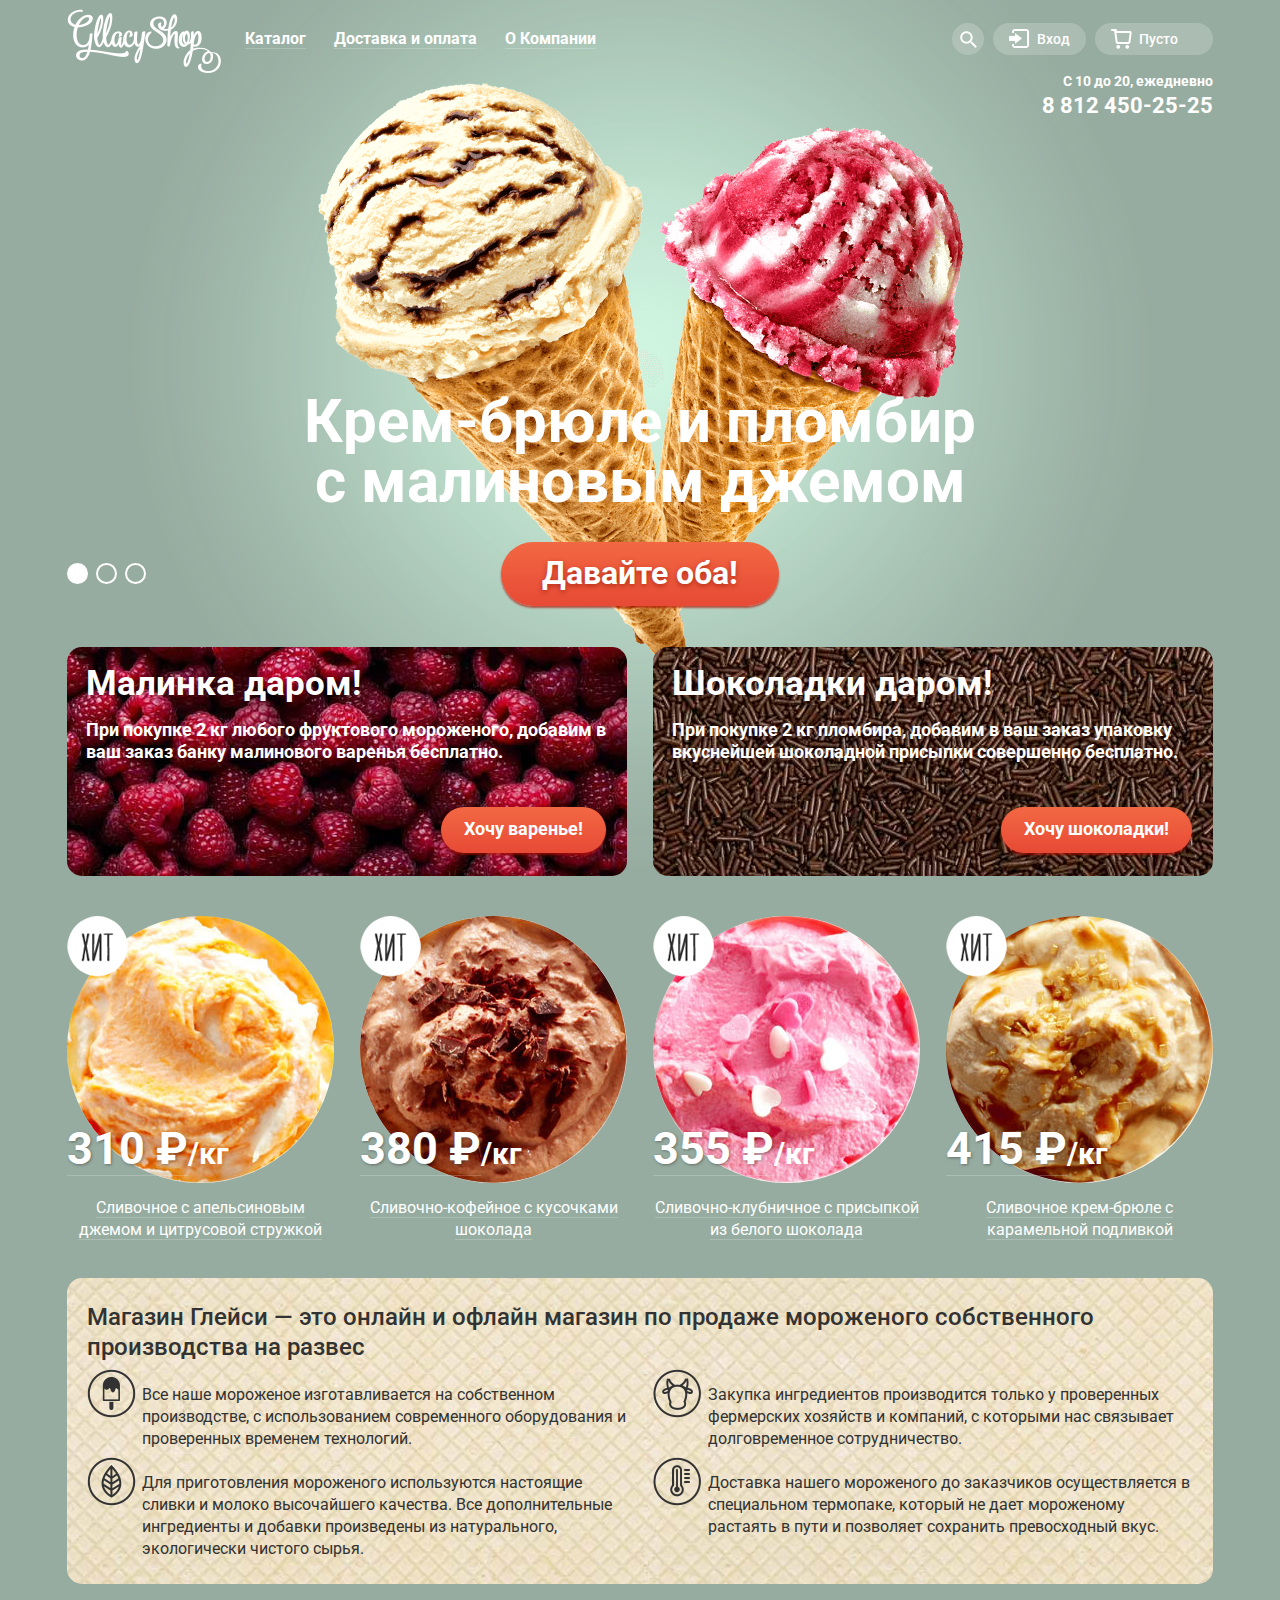
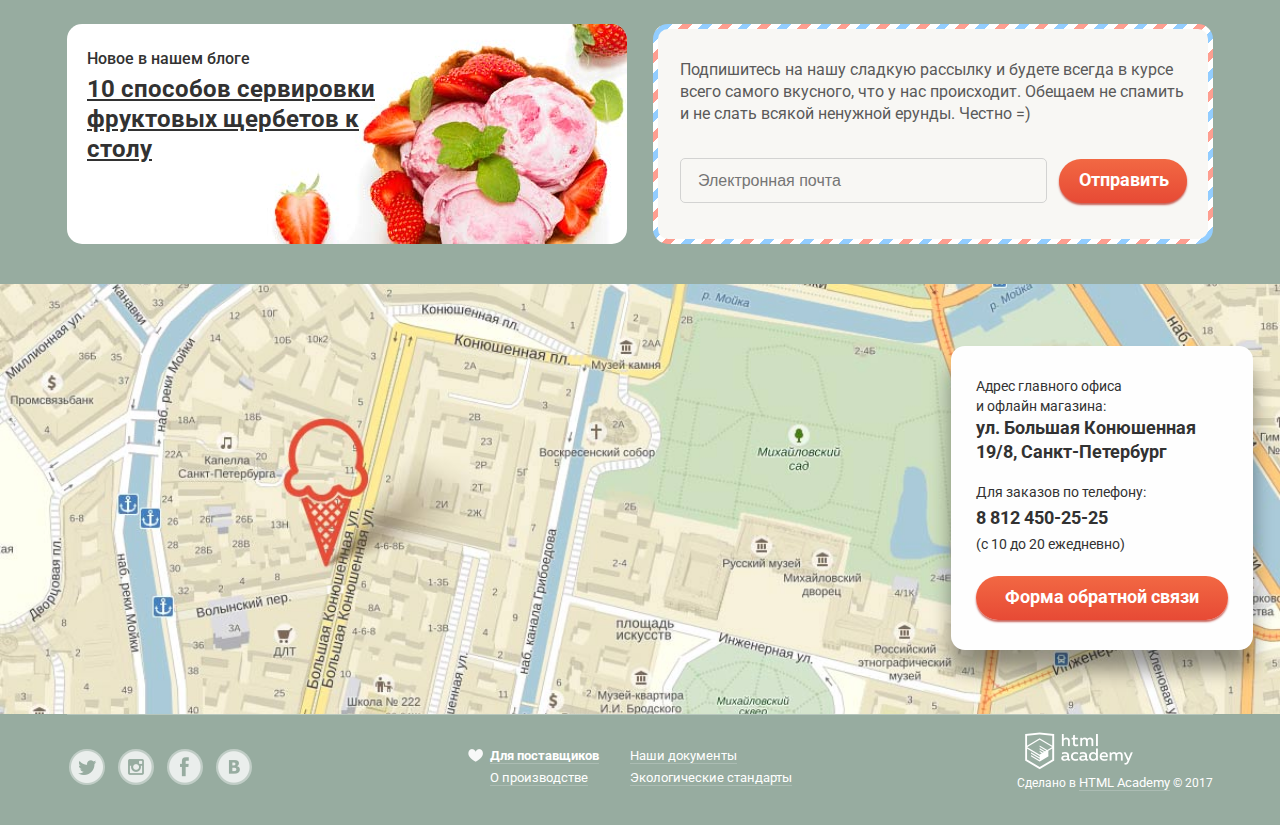
<file: index.html>
<!DOCTYPE html>
<html lang="ru">
    <head>
        <meta charset="UTF-8">
        <title>Gllacy Shop</title>
        <link href="https://fonts.googleapis.com/css?family=Roboto:400,500,700&amp;subset=cyrillic" rel="stylesheet">
        <link href="css/normalize.css" rel="stylesheet">
        <link href="css/style.min.css" rel="stylesheet">
    </head>
    <body>
        <input type="radio" id="btn-1" name="toggle" checked>
        <input type="radio" id="btn-2" name="toggle">
        <input type="radio" id="btn-3" name="toggle">
        <div class="index-wrapper">
            <header class="main-header container">
                <div class="header-logo">
                    <img src="img/logo.png" alt="Gllacy Shop" width="154" height="64">
                </div>
                <nav class="main-menu">
                    <ul>
                        <li class="main-menu-item main-menu-catalog">
                            <a href="#"><span>Каталог</span></a>
                            <ul class="sub-main-menu">
                                <li class="highlighted"><a href="#">Новинки</a></li>
                                <li><a href="catalog.html">Сливочное</a></li>
                                <li><a href="#">Щербеты</a></li>
                                <li><a href="#">Фруктовый лёд</a></li>
                                <li><a href="#">Мелорин</a></li>
                            </ul>
                        </li>
                        <li class="main-menu-item">
                            <a href="#"><span>Доставка и оплата</span></a>
                        </li>
                        <li class="main-menu-item">
                            <a href="#"><span>О Компании</span></a>
                        </li>
                    </ul>
                </nav>
                <div class="user-block">
                    <ul class="user-block-nav">
                        <li class="user-block-item user-block-search">
                            <a class="search" href="#"></a>
                            <div class="search-field">
                                <div class="input-cover">
                                    <input type="text" placeholder="Что ищем?">
                                    <span class="placeholder-indicator">Что мы ищем?</span>
                                </div>
                            </div>
                        </li>
                        <li class="user-block-item user-block-login">
                            <a class="login"  href="#">Вход</a>
                            <div class="login-form">
                                <form action="#" method="post">
                                    <div class="input-cover">
                                        <input type="email" name="email" placeholder="Электронная почта" required>
                                        <span class="placeholder-indicator">Электронная почта</span>
                                    </div>
                                    <div class="input-cover">
                                        <input type="password" name="password" placeholder="Пароль" required>
                                        <span class="placeholder-indicator">Пароль</span>
                                    </div>
                                    <div class="submit-help">
                                        <button class="btn login-btn">Войти</button>
                                        <div class="login-form-help">
                                            <a href="#">Забыли пароль?</a>
                                            <a href="#">Новая регистрация</a>
                                        </div>
                                    </div>
                                </form>
                            </div>
                        </li>
                        <li class="user-block-item user-block-basket">
                            <a class="basket basket-empty">Пусто</a>
                        </li>
                    </ul>
                    <div class="header-contacts">
                        С 10 до 20, ежедневно
                        <a href="tel:+78124502525">8 812 450-25-25</a>
                    </div>
                </div>
            </header>
            <main>
                <div class="container">
                    <div class="banner">
                        <div class="banner-item slide1">
                            <img src="img/banner1.png" alt="Крем-брюле и пломбир с малиновым джемом" width="1045" height="881">
                        </div>
                        <h2 class="banner-title banner-title-1">Крем-брюле и пломбир с малиновым джемом</h2>
                        <div class="banner-item slide2">
                            <img src="img/banner2.png" alt="Шоколадный пломбир и лимонный сорбет" width="1065" height="859">
                        </div>
                        <h2 class="banner-title banner-title-2">Шоколадный пломбир и лимонный сорбет</h2>
                        <div class="banner-item slide3">
                            <img src="img/banner3.png" alt="Пломбир с помадкой и клубничный щербет" width="1079" height="854">
                        </div>
                        <h2 class="banner-title banner-title-3">Пломбир с помадкой и клубничный щербет</h2>
                        <a class="btn banner-btn" href="#">Давайте оба!</a>
                        <ul class="banner-nav-indicator">
                            <li class="banner-list-active"><label for="btn-1"></label></li>
                            <li><label for="btn-2"></label></li>
                            <li><label for="btn-3"></label></li>
                        </ul>
                    </div>
                    <section class="promo">
                        <div class="promo-item promo-item-left">
                            <h3>Малинка даром!</h3>
                            <p>
                                При покупке 2 кг любого фруктового мороженого, добавим в ваш заказ
                                банку малинового варенья бесплатно.
                            </p>
                            <div class="promo-button">
                                <a class="btn promo-btn" href="#">Хочу варенье!</a>
                            </div>
                        </div>
                        <div class="promo-item promo-item-right">
                            <h3>Шоколадки даром!</h3>
                            <p>
                                При покупке 2 кг пломбира, добавим в ваш заказ упаковку вкуснейшей
                                шоколадной присыпки совершенно бесплатно.
                            </p>
                            <div class="promo-button">
                                <a class="btn promo-btn" href="#">Хочу шоколадки!</a>
                            </div>
                        </div>
                    </section>
                    <section class="shop-hits">
                        <article class="shop-hits-item">
                            <img class="hit" src="img/hit.png" alt="HIT" width="61" height="61">
                            <img class="ice-cream-item" src="img/item1.jpg" alt="Сливочное с апельсиновым джемом и цитрусовой стружкой" width="267" height="267">
                            <span>Сливочное с апельсиновым джемом и цитрусовой стружкой</span>
                            <b class="item-price"><span>310 &#8381;</span>/кг</b>
                            <div class="shop-item-hover">
                                <a class="btn" href="#">Быстрый просмотр</a>
                            </div>
                        </article>
                        <article class="shop-hits-item">
                            <img class="hit" src="img/hit.png" alt="HIT" width="61" height="61">
                            <img class="ice-cream-item" src="img/item2.jpg" alt="Сливочно-кофейное с кусочками шоколада" width="267" height="267">
                            <span>Сливочно-кофейное с кусочками шоколада</span>
                            <b class="item-price"><span>380 &#8381;</span>/кг</b>
                            <div class="shop-item-hover">
                                <a class="btn" href="#">Быстрый просмотр</a>
                            </div>
                        </article>
                        <article class="shop-hits-item">
                            <img class="hit" src="img/hit.png" alt="HIT" width="61" height="61">
                            <img class="ice-cream-item" src="img/item3.jpg" alt="Сливочно-клубничное с присыпкой из белого шоколада" width="267" height="267">
                            <span>Сливочно-клубничное с присыпкой из белого шоколада</span>
                            <b class="item-price"><span>355 &#8381;</span>/кг</b>
                            <div class="shop-item-hover">
                                <a class="btn" href="#">Быстрый просмотр</a>
                            </div>
                        </article>
                        <article class="shop-hits-item">
                            <img class="hit" src="img/hit.png" alt="HIT" width="61" height="61">
                            <img class="ice-cream-item" src="img/item4.jpg" alt="Сливочное крем-брюле с карамельной подливкой" width="267" height="267">
                            <span>Сливочное крем-брюле с карамельной подливкой</span>
                            <b class="item-price"><span>415 &#8381;</span>/кг</b>
                            <div class="shop-item-hover">
                                <a class="btn" href="#">Быстрый просмотр</a>
                            </div>
                        </article>
                    </section>
                    <section class="main-about-us">
                        <p>Магазин Глейси — это онлайн и офлайн магазин по продаже мороженого собственного производства на развес</p>
                        <div class="main-about-item main-about-left">
                            <p>
                                Все наше мороженое изготавливается на собственном производстве,
                                с использованием современного оборудования и проверенных временем технологий.
                            </p>
                            <p>
                                Для приготовления мороженого используются настоящие сливки и молоко высочайшего качества.
                                Все дополнительные ингредиенты и добавки произведены из натурального, экологически чистого сырья.
                            </p>
                        </div>
                        <div class="main-about-item main-about-right">
                            <p>
                                Закупка ингредиентов  производится только у проверенных фермерских хозяйств и компаний,
                                с которыми нас связывает долговременное сотрудничество.
                            </p>
                            <p>
                                Доставка нашего мороженого до заказчиков осуществляется в специальном термопаке,
                                который не дает мороженому растаять в пути и позволяет сохранить превосходный вкус.
                            </p>
                        </div>
                    </section>
                    <div class="blog-subscribe">
                        <section class="blog">
                            <h3 class="blog-title">Новое в нашем блоге</h3>
                            <a href="#">10 способов сервировки фруктовых щербетов к столу</a>
                        </section>
                        <section class="subscribe">
                            <div class="subscribe-content">
                                <p>
                                    Подпишитесь на нашу сладкую рассылку и будете всегда в курсе всего самого вкусного,
                                    что у нас происходит. Обещаем не спамить и не слать всякой ненужной ерунды. Честно =)
                                </p>
                                <form action="#" method="post">
                                    <div class="input-cover">
                                        <input type="email" name="email" placeholder="Электронная почта" required>
                                        <span class="placeholder-indicator">Электронная почта</span>
                                    </div>
                                    <button class="btn" type="submit">Отправить</button>
                                </form>
                            </div>
                        </section>
                    </div>
                </div>
                <div class="map">
                    <iframe src="https://www.google.com/maps/embed?pb=!1m18!1m12!1m3!1d2131.761455329571!2d30.324247884808592!3d59.93876384628627!2m3!1f0!2f0!3f0!3m2!1i1024!2i768!4f13.1!3m3!1m2!1s0x4696310fca5ba729%3A0xea9c53d4493c879f!2z0JHQvtC70YzRiNCw0Y8g0JrQvtC90Y7RiNC10L3QvdCw0Y8g0YPQuy4sIDE5LCDQodCw0L3QutGCLdCf0LXRgtC10YDQsdGD0YDQsywgMTkxMTg2!5e0!3m2!1sru!2sru!4v1485114806000"
                            style="border:0" allowfullscreen></iframe>
                    <section class="map-contacts">
                        <div class="map-contacts-address">
                            Адрес главного офиса<br>
                            и офлайн магазина:
                            <b>ул. Большая Конюшенная<br>
                                19/8, Санкт-Петербург</b>
                        </div>
                        <div class="map-contacts-phone">
                            Для заказов по телефону:
                            <a href="tel:+78124502525">8 812 450-25-25</a>
                            (с 10 до 20 ежедневно)
                        </div>
                        <a class="btn map-contacts-btn" href="#">Форма обратной связи</a>
                    </section>
                    <section class="feedback-form">
                        <form action="#" method="post">
                            <fieldset>
                                <legend>Мы обязательно вам ответим!</legend>
                                <div class="input-cover">
                                    <input type="text" name="name" placeholder="Как Вас зовут?" required>
                                    <span class="placeholder-indicator">Как Вас зовут?</span>
                                </div>
                                <div class="input-cover">
                                    <input type="text" name="email" placeholder="Ваша почта для ответа?" required>
                                    <span class="placeholder-indicator">Ваша почта для ответа?</span>
                                </div>
                                <div class="text-area-cover">
                                    <textarea name="field" placeholder="Напишите что-нибудь..."></textarea>
                                    <span class="placeholder-indicator">Напишите что-нибудь...</span>
                                </div>
                                <button class="btn">Отправить</button>
                                <a class="feedback-form-close" href="#"></a>
                            </fieldset>
                        </form>
                    </section>
                </div>
            </main>
            <footer class="main-footer container">
                <ul class="footer-social">
                    <li><a class="social-btn social-twitter"   href="#">Твиттер</a></li>
                    <li><a class="social-btn social-instagram" href="#">Инстаграм</a></li>
                    <li><a class="social-btn social-facebook"  href="#">Фейсбук</a></li>
                    <li><a class="social-btn social-vkontakte" href="#">Вконтакте</a></li>
                </ul>
                <section class="footer-about-us">
                    <div class="footer-about-left">
                        <a class="favourite" href="#"><span>Для поставщиков</span></a><br>
                        <a href="#"><span>О производстве</span></a>
                    </div>
                    <div class="footer-about-right">
                        <a href="#"><span>Наши документы</span></a>
                        <a href="#"><span>Экологические стандарты</span></a>
                    </div>
                </section>
                <section class="footer-copyright">
                    <a class="copyright-label" href="https://htmlacademy.ru"><img src="img/htmlacademy.png" alt="html academy" width="108" height="38"></a>
                    <p>Сделано в <a href="https://htmlacademy.ru"><span>HTML Academy</span></a> &copy; 2017</p>
                </section>
            </footer>
        </div>
        <script src="js/index.min.js"></script>
    </body>
</html>
</file>
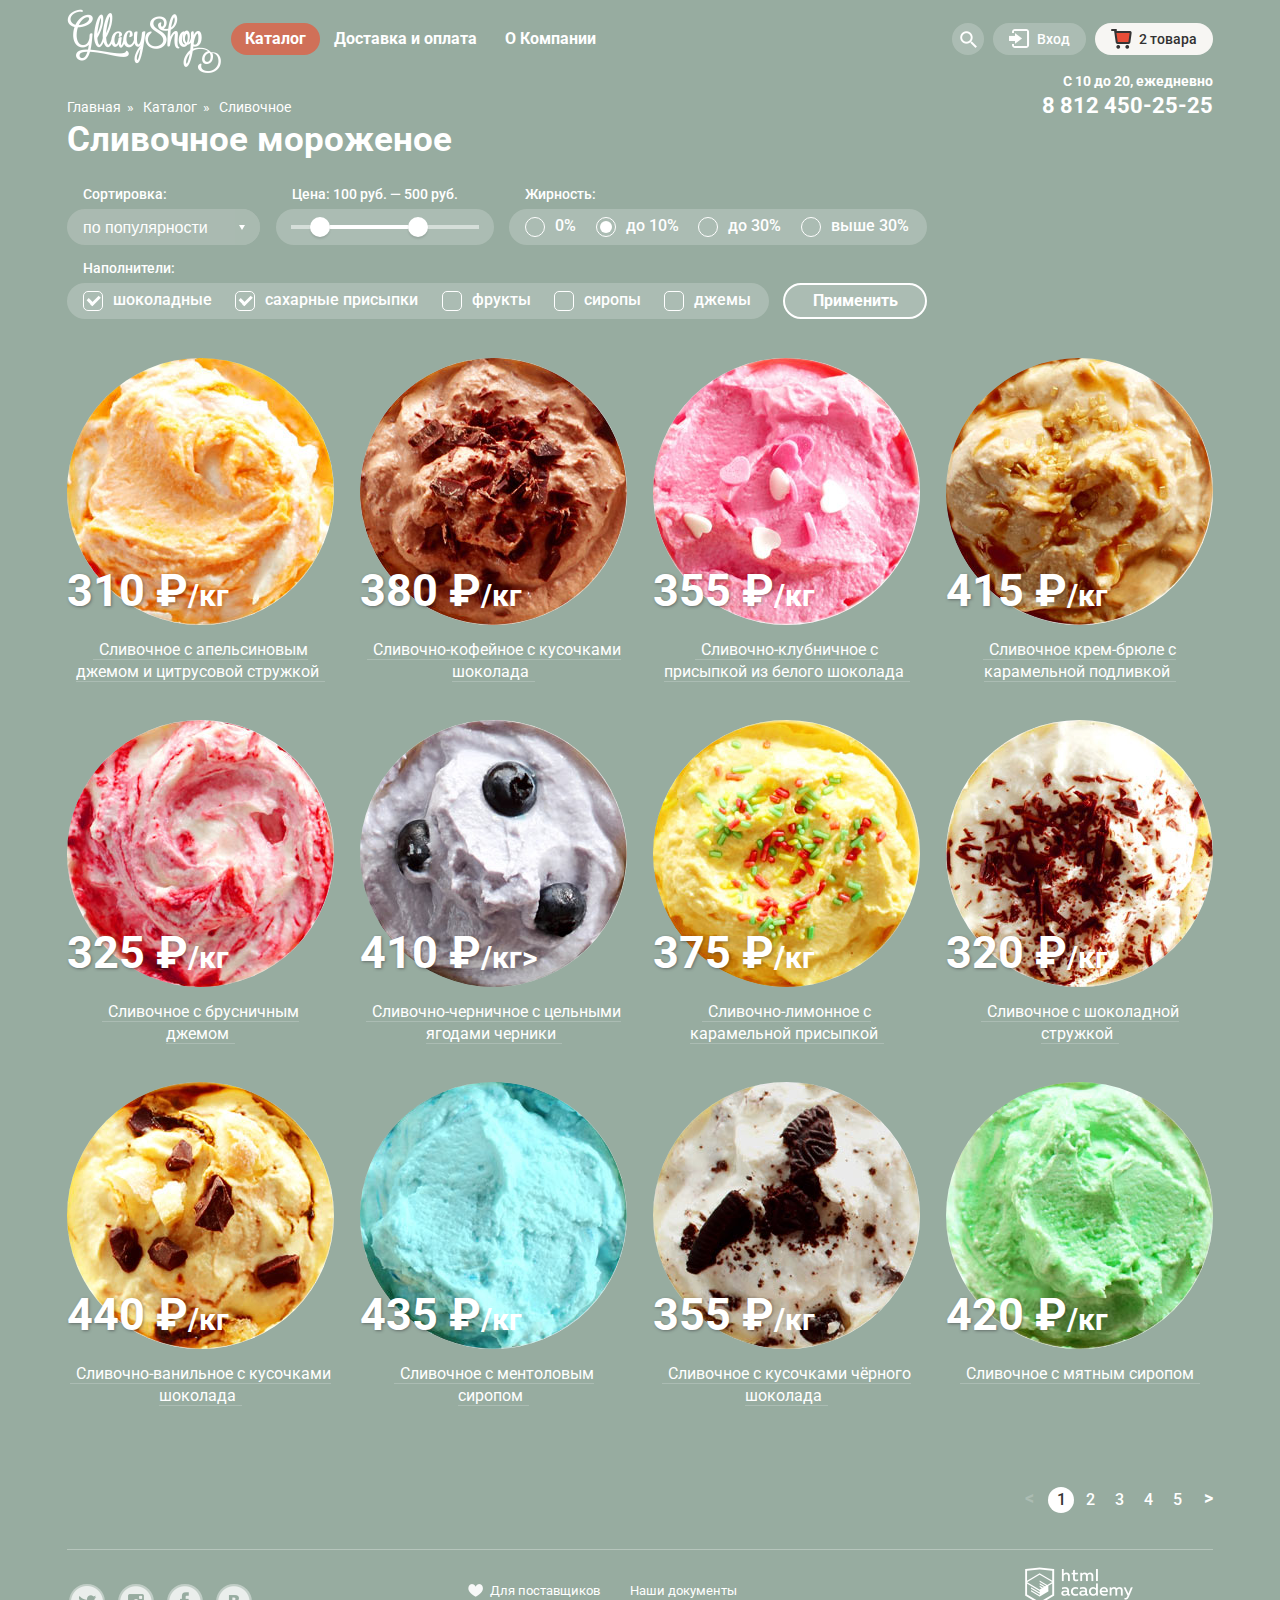
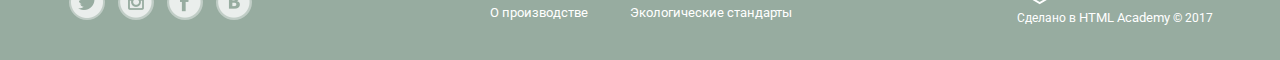
<file: catalog.html>
<!DOCTYPE html>
<html lang="ru">
    <head>
        <meta charset="UTF-8">
        <title>Gllacy Shop</title>
        <link href="https://fonts.googleapis.com/css?family=Roboto:400,500,700&amp;subset=cyrillic" rel="stylesheet">
        <link href="css/normalize.css" rel="stylesheet">
        <link href="css/style.min.css" rel="stylesheet">
    </head>
    <body>
        <header class="main-header container">
            <div class="header-logo">
                <a href="index.html"><img src="img/logo.png" alt="Gllacy Shop" width="154" height="64"></a>
            </div>
            <nav class="main-menu">
                <ul>
                    <li class="main-menu-item main-menu-catalog">
                        <a class="main-menu-active" href="#">Каталог</a>
                        <ul class="sub-main-menu">
                            <li class="highlighted"><a href="#">Новинки</a></li>
                            <li class="catalog-active"><a>Сливочное</a></li>
                            <li><a href="#">Щербеты</a></li>
                            <li><a href="#">Фруктовый лёд</a></li>
                            <li><a href="#">Мелорин</a></li>
                        </ul>
                    </li>
                    <li class="main-menu-item">
                        <a href="#">Доставка и оплата</a>
                    </li>
                    <li class="main-menu-item">
                        <a href="#">О Компании</a>
                    </li>
                </ul>
            </nav>
            <div class="user-block">
                <ul class="user-block-nav">
                    <li class="user-block-item user-block-search">
                        <a class="search" href="#"></a>
                        <div class="search-field">
                            <div class="input-cover">
                                <input type="text" placeholder="Что ищем?">
                                <span class="placeholder-indicator">Что мы ищем?</span>
                            </div>
                        </div>
                    </li>
                    <li class="user-block-item user-block-login">
                        <a class="login"  href="#">Вход</a>
                        <div class="login-form">
                            <form action="#" method="post">
                                <div class="input-cover">
                                    <input type="email" name="email" placeholder="Электронная почта" required>
                                    <span class="placeholder-indicator">Электронная почта</span>
                                </div>
                                <div class="input-cover">
                                    <input type="password" name="password" placeholder="Пароль" required>
                                    <span class="placeholder-indicator">Пароль</span>
                                </div>
                                <div class="submit-help">
                                    <button class="btn login-btn">Войти</button>
                                    <div class="login-form-help">
                                        <a href="#">Забыли пароль?</a>
                                        <a href="#">Новая регистрация</a>
                                    </div>
                                </div>
                            </form>
                        </div>
                    </li>
                    <li class="user-block-item user-block-basket">
                        <a href="#" class="basket basket-full">2 товара</a>
                        <div class="basket-form">
                            <ul class="basket-list">
                                <li class="basket-item">
                                    <div class="basket-item-name basket-item-cell">
                                        <span><button class="basket-item-close"></button><img src="img/ice-cream1-icon.jpg" alt="Пломбир с апельсиновым джемом" width="33" height="33"></span>
                                        Пломбир с апельсиновым джемом
                                    </div>
                                    <div class="basket-item-weight basket-item-cell">
                                        1,5 кг х 200руб.
                                    </div>
                                    <div class="basket-item-total basket-item-cell">
                                        300 руб.
                                    </div>
                                </li>
                                <li class="basket-item">
                                    <div class="basket-item-name basket-item-cell">
                                        <span><button class="basket-item-close"></button><img src="img/ice-cream2-icon.jpg" alt="Клубничный пломбир с присыпкой из белого шоколада" width="33" height="33"></span>
                                        Клубничный пломбир с присыпкой из белого шоколада
                                    </div>
                                    <div class="basket-item-weight basket-item-cell">
                                        1,5 кг х 300руб.
                                    </div>
                                    <div class="basket-item-total basket-item-cell">
                                        450 руб.
                                    </div>
                                </li>
                            </ul>
                            <div class="basket-purchase">
                                <span class="basket-total">Итого: 750 руб.</span>
                            </div>
                            <a class="btn basket-submit" href="#">Оформить заказ</a>
                        </div>
                    </li>
                </ul>
                <div class="header-contacts">
                    С 10 до 20, ежедневно
                    <a href="tel:+78124502525">8 812 450-25-25</a>
                </div>
            </div>
        </header>
        <main class="container">
            <ul class="breadcrumbs">
                <li><a href="index.html">Главная</a></li>
                <li><a href="#">Каталог</a></li>
                <li class="breadcrumbs-active">Сливочное</li>
            </ul>
            <h1>Сливочное мороженое</h1>
            <section class="filter-form">
                <form action="catalog.php" method="get">
                    <div class="filter-sort">
                        <h2>Сортировка:</h2>
                        <div class="select-cover">
                            <select id="filter-sort-select" name="sort">
                                <option value="popularity">по популярности</option>
                                <option value="first-cheap">сначала недорогие</option>
                                <option value="first-expensive">сначала дорогие</option>
                                <option value="fat">по жирности</option>
                            </select>
                            <label for="filter-sort-select" class="arrow"></label>
                        </div>
                    </div>
                    <div class="filter-price">
                        <h2>Цена: 100 руб. &mdash; 500 руб.</h2>
                        <div class="filter-price-range">
                            <div class="sсroll">
                                <button class="sсroll-left" type="button"></button>
                                <button class="sсroll-right" type="button"></button>
                                <div class="sсroll-field"></div>
                            </div>
                        </div>
                    </div>
                    <div class="filter-fat">
                        <h2>Жирность:</h2>
                        <div class="filter-fat-radio">
                            <label><input type="radio" name="fat" value="0"><span class="radio-indicator"></span> 0%</label>
                            <label><input type="radio" name="fat" value="<= 10" checked><span class="radio-indicator"></span> до 10%</label>
                            <label><input type="radio" name="fat" value="<= 30"><span class="radio-indicator"></span> до 30%</label>
                            <label><input type="radio" name="fat" value="> 30"><span class="radio-indicator"></span> выше 30%</label>
                        </div>
                    </div>
                    <div class="consistence">
                        <h2>Наполнители:</h2>
                        <div class="filter-consistence-checkbox">
                            <label><input type="checkbox" name="consistence" value="chocolate" checked><span class="checkbox-indicator"></span> шоколадные</label>
                            <label><input type="checkbox" name="consistence" value="sugar" checked><span class="checkbox-indicator"></span> сахарные присыпки</label>
                            <label><input type="checkbox" name="consistence" value="fruits"><span class="checkbox-indicator"></span> фрукты</label>
                            <label><input type="checkbox" name="consistence" value="syrups"><span class="checkbox-indicator"></span> сиропы</label>
                            <label><input type="checkbox" name="consistence" value="jams"><span class="checkbox-indicator"></span> джемы</label>
                        </div>
                    </div>
                    <button class="form-submit" type="submit">Применить</button>
                </form>
            </section>
            <section class="catalog">
                <div class="catalog-items">
                    <article class="catalog-item">
                        <img src="img/item1.jpg" alt="Сливочное с апельсиновым джемом и цитрусовой стружкой" width="267" height="267">
                        <span>Сливочное с апельсиновым джемом и цитрусовой стружкой</span>
                        <b class="item-price"><span>310 &#8381;</span>/кг</b>
                        <div class="shop-item-hover">
                            <a class="btn" href="#">Быстрый просмотр</a>
                        </div>
                    </article>
                    <article class="catalog-item">
                        <img src="img/item2.jpg" alt="Сливочно-кофейное с кусочками шоколада" width="267" height="267">
                        <span>Сливочно-кофейное с кусочками шоколада</span>
                        <b class="item-price"><span>380 &#8381;</span>/кг</b>
                        <div class="shop-item-hover">
                            <a class="btn" href="#">Быстрый просмотр</a>
                        </div>
                    </article>
                    <article class="catalog-item">
                        <img src="img/item3.jpg" alt="Сливочно-клубничное с присыпкой из белого шоколада" width="267" height="267">
                        <span>Сливочно-клубничное с присыпкой из белого шоколада</span>
                        <b class="item-price"><span>355 &#8381;</span>/кг</b>
                        <div class="shop-item-hover">
                            <a class="btn" href="#">Быстрый просмотр</a>
                        </div>
                    </article>
                    <article class="catalog-item">
                        <img src="img/item4.jpg" alt="Сливочное крем-брюле с карамельной подливкой" width="267" height="267">
                        <span>Сливочное крем-брюле с карамельной подливкой</span>
                        <b class="item-price"><span>415 &#8381;</span>/кг</b>
                        <div class="shop-item-hover">
                            <a class="btn" href="#">Быстрый просмотр</a>
                        </div>
                    </article>
                    <article class="catalog-item">
                        <img src="img/item5.jpg" alt="Сливочное с брусничным джемом" width="267" height="267">
                        <span>Сливочное с брусничным джемом</span>
                        <b class="item-price"><span>325 &#8381;</span>/кг</b>
                        <div class="shop-item-hover">
                            <a class="btn" href="#">Быстрый просмотр</a>
                        </div>
                    </article>
                    <article class="catalog-item">
                        <img src="img/item6.jpg" alt="Сливочно-черничное с цельными ягодами черники" width="267" height="267">
                        <span>Сливочно-черничное с цельными ягодами черники</span>
                        <b class="item-price"><span>410 &#8381;</span>/кг></b>
                        <div class="shop-item-hover">
                            <a class="btn" href="#">Быстрый просмотр</a>
                        </div>
                    </article>
                    <article class="catalog-item">
                        <img src="img/item7.jpg" alt="Сливочно-лимонное с карамельной присыпкой" width="267" height="267">
                        <span>Сливочно-лимонное с карамельной присыпкой</span>
                        <b class="item-price"><span>375 &#8381;</span>/кг</b>
                        <div class="shop-item-hover">
                            <a class="btn" href="#">Быстрый просмотр</a>
                        </div>
                    </article>
                    <article class="catalog-item">
                        <img src="img/item8.jpg" alt="Сливочное с шоколадной стружкой" width="267" height="267">
                        <span>Сливочное с шоколадной стружкой</span>
                        <b class="item-price"><span>320 &#8381;</span>/кг</b>
                        <div class="shop-item-hover">
                            <a class="btn" href="#">Быстрый просмотр</a>
                        </div>
                    </article>
                    <article class="catalog-item">
                        <img src="img/item9.jpg" alt="Сливочное-ванильное с кусочками шоколада" width="267" height="267">
                        <span>Сливочно-ванильное с кусочками шоколада</span>
                        <b class="item-price"><span>440 &#8381;</span>/кг</b>
                        <div class="shop-item-hover">
                            <a class="btn" href="#">Быстрый просмотр</a>
                        </div>
                    </article>
                    <article class="catalog-item">
                        <img src="img/item10.jpg" alt="Сливочное с ментоловым сиропом" width="267" height="267">
                        <span>Сливочное с ментоловым сиропом</span>
                        <b class="item-price"><span>435 &#8381;</span>/кг</b>
                        <div class="shop-item-hover">
                            <a class="btn" href="#">Быстрый просмотр</a>
                        </div>
                    </article>
                    <article class="catalog-item">
                        <img src="img/item11.jpg" alt="Сливочное с кусочками чёрного шоколада" width="267" height="267">
                        <span>Сливочное с кусочками чёрного шоколада</span>
                        <b class="item-price"><span>355 &#8381;</span>/кг</b>
                        <div class="shop-item-hover">
                            <a class="btn" href="#">Быстрый просмотр</a>
                        </div>
                    </article>
                    <article class="catalog-item">
                        <img src="img/item12.jpg" alt="Сливочное с мятным сиропом" width="267" height="267">
                        <span>Сливочное с мятным сиропом</span>
                        <b class="item-price"><span>420 &#8381;</span>/кг</b>
                        <div class="shop-item-hover">
                            <a class="btn" href="#">Быстрый просмотр</a>
                        </div>
                    </article>
                </div>
                <ul class="catalog-nav">
                    <li><a class="catalog-nav-previous disabled" href="#">&lt;</a></li>
                    <li class="catalog-nav-item"><a class="catalog-nav-active" href="#">1</a></li>
                    <li class="catalog-nav-item"><a href="#">2</a></li>
                    <li class="catalog-nav-item"><a href="#">3</a></li>
                    <li class="catalog-nav-item"><a href="#">4</a></li>
                    <li class="catalog-nav-item"><a href="#">5</a></li>
                    <li><a class="catalog-nav-next" href="#">&gt;</a></li>
                </ul>
            </section>
        </main>
        <footer class="main-footer container">
            <ul class="footer-social">
                <li><a class="social-btn social-twitter"   href="#">Твиттер</a></li>
                <li><a class="social-btn social-instagram" href="#">Инстаграм</a></li>
                <li><a class="social-btn social-facebook"  href="#">Фейсбук</a></li>
                <li><a class="social-btn social-vkontakte" href="#">Вконтакте</a></li>
            </ul>
            <section class="footer-about-us">
                <div class="footer-about-left">
                    <a href="#">Для поставщиков</a><br>
                    <a href="#">О производстве</a>
                </div>
                <div class="footer-about-right">
                    <a href="#">Наши документы</a>
                    <a href="#">Экологические стандарты</a>
                </div>
            </section>
            <section class="footer-copyright">
                <a class="copyright-label" href="https://htmlacademy.ru"><img src="img/htmlacademy.png" alt="html academy" width="108" height="38"></a>
                <p>Сделано в <a href="https://htmlacademy.ru">HTML Academy</a> &copy; 2017</p>
            </section>
        </footer>
        <script src="js/catalog.min.js"></script>
    </body>
</html>
</file>
<file: css/style.min.css>
body,body a,body button{line-height:22px;color:#fff}.container,body{margin-left:auto;margin-right:auto}.main-header,.main-menu-catalog{position:relative}.blog a,.btn,.map-contacts-phone a,.social-btn{vertical-align:baseline}.basket-item-close:focus,.feedback-form .btn:focus,.form-submit:focus,.login-btn:focus,.subscribe button:active,.sсroll-left,.sсroll-right,body input:focus{outline:0}.catalog-item:hover .shop-item-hover,.feedback-form fieldset,.login-form form,.shop-hits-item:hover .shop-item-hover{-webkit-box-orient:vertical;-webkit-box-direction:normal}html,html::after,html::before{box-sizing:border-box}*,::after,::before{box-sizing:inherit}body{min-width:1200px;font-weight:400;font-family:Roboto,Arial,sans-serif;font-size:16px;background-color:#97aca0}body a,body button,h1,h2,h3{font-weight:700;font-family:inherit}body a,body button{font-size:18px;text-decoration:none}body a:active,body a:hover{color:#ffbc9e}body img{max-height:100%;height:auto}body input{height:44px;border-radius:5px;border:1px solid #d3d3d2;text-indent:13px;background-color:transparent}body input:hover{border:2px solid rgba(154,154,154,.52);text-indent:14px}body input:focus{border:2px solid rgba(46,136,228,.52);text-indent:14px}h1,h2,h3{color:inherit}h1,h3{font-size:35px;line-height:41px}h2{font-size:60px;line-height:60px}.container{width:1146px}.blog-subscribe,.main-about-us,.promos,.shop-hits{margin-bottom:40px}body>input[type=radio]{display:none}.index-wrapper{width:100%}.main-header{display:-webkit-box;display:-ms-flexbox;display:flex;z-index:1}.header-logo{margin-top:9px}.main-menu>ul{display:-webkit-box;display:-ms-flexbox;display:flex;-ms-flex-wrap:wrap;flex-wrap:wrap;margin:23px 0 0 10px;padding:0;list-style:none}.main-menu-item{padding-bottom:5px}.main-menu-item>a{display:block;padding:7px 14px;font-size:16px;line-height:18px}.main-menu-item span{border-bottom:1px solid rgba(255,255,255,.2)}.main-menu-item:hover>a{color:#333;border-radius:20px;background-color:#f7f6f3}.main-menu-item:hover span{border:none}.main-menu-item:active>a{color:#333;text-decoration:none;border-radius:20px;background-color:#f7f6f3;box-shadow:inset 0 2px 1px 0 #696969}.feedback-form,.login-form,.map-contacts,.search-field,.sub-main-menu{box-shadow:0 20px 20px 0 rgba(0,0,0,.4)}.main-menu-active{background:#d07058;border-radius:30px}.sub-main-menu{display:block;position:absolute;top:-99999px;left:-7px;width:143px;padding:0 0 3px;border-radius:5px;background:#f8f7f4;list-style:none;overflow:hidden}.sub-main-menu a{display:block;width:100%;height:32px;padding-left:20px;font-weight:400;font-size:14px;line-height:30px;color:#323232;text-decoration:none}.login-form form,.user-block-nav{display:-webkit-box;display:-ms-flexbox}.highlighted{border-bottom:1px solid #999}.main-menu-catalog:hover>.sub-main-menu{top:37px;-webkit-transition:top .3s ease-in;transition:top .3s ease-in}.catalog-active{background:#d07058}.catalog-active:hover a{color:#323232}.sub-main-menu li:not(.catalog-active) a:hover{color:#323232;background:#fbded7}.sub-main-menu li:not(.catalog-active) a:active{background:#f6b5a5}.highlighted a{font-weight:700;height:38px;line-height:38px}.user-block{width:261px;margin-top:23px;margin-left:auto;text-align:right}.user-block-nav{position:relative;display:flex;-webkit-box-pack:justify;-ms-flex-pack:justify;justify-content:space-between;-ms-flex-wrap:wrap;flex-wrap:wrap;padding:0;margin-top:0;margin-bottom:9px;list-style:none}.user-block-item>a{display:block;font-weight:500;font-size:14px;line-height:16px;text-decoration:none;background-color:rgba(255,255,255,.2)}.user-block-item{box-sizing:content-box;padding-bottom:4px}.user-block-item *{box-sizing:border-box}.search{width:32px;height:32px;border-radius:50%;background:url(../img/icons.png) 8px -485px no-repeat}.user-block-search:hover .search{background-color:#f7f6f3;background-position:8px -535px}.user-block-search:hover .search-field{top:36px;-webkit-transition:top .3s ease-in;transition:top .3s ease-in}.search-field{display:block;position:absolute;top:-99999px;left:-309px;width:341px;padding:20px 15px;border-radius:5px;background-color:#f8f7f4}.search-field input{width:100%;font-size:14px;line-height:24px}.input-cover,.text-area-cover{position:relative}.placeholder-indicator{position:absolute;top:-15px;left:16px;font-size:11px;line-height:13px;color:#5b9ddf;opacity:0;z-index:100;-webkit-transition:opacity .3s ease-in;transition:opacity .3s ease-in}.input-cover input:focus+.placeholder-indicator,.text-area-cover textarea:focus+.placeholder-indicator{opacity:1}.login{padding:8px 16px 8px 44px;border-radius:40px;background:url(../img/icons.png) 16px -458px no-repeat}.user-block-login:hover .login{color:#323232;background-color:#f7f6f3;background-position:16px -564px}.user-block-login:hover .login-form{top:36px;-webkit-transition:top .3s ease-in;transition:top .3s ease-in}.login-form{position:absolute;top:-99999px;left:-141px;display:block;width:277px;padding:20px 17px 18px 19px;border-radius:7px;text-align:left;background-color:#f8f7f4;z-index:10}.login-form form{display:flex;-ms-flex-direction:column;flex-direction:column;padding:0;margin:0}.promo,.submit-help{-webkit-box-pack:justify}.login-form input{width:100%;padding-bottom:4px;font-size:14px;line-height:24px}.input-cover:nth-of-type(2){margin:20px 0}.login-form a{font-weight:400;font-size:13px;line-height:24px;color:#323232;text-decoration:underline}.login-btn{height:45px;padding:11px 25px 13px;font-weight:700;font-size:18px;line-height:24px;color:#fff;border:none;border-radius:20px}.basket,.btn{border-radius:40px}.login-form-help{width:125px;padding-left:5px;font-size:13px;line-height:24px}.submit-help{display:-webkit-box;display:-ms-flexbox;display:flex;-ms-flex-pack:justify;justify-content:space-between;-webkit-box-align:start;-ms-flex-align:start;align-items:flex-start;width:240px;margin:0}.basket{width:118px;padding:8px 0 8px 44px;text-align:left;background:url(../img/icons.png) 16px -398px no-repeat}.banner,.banner-item,.banner-title,.footer-copyright,.shop-hits-item{text-align:center}.basket-empty:hover{color:#fff;cursor:default}.basket.basket-full{color:#323232;background-color:#f7f6f3;background-position:16px -428px;cursor:pointer}.basket-full:hover{color:#323232}.header-contacts{position:absolute;top:73px;right:0;font-weight:700;font-size:14px;line-height:16px}.header-contacts a{display:block;margin-top:5px;font-size:22px;line-height:24px;text-decoration:none}.banner{padding-top:313px;margin-bottom:20px}.banner-item{position:absolute;top:0;left:0;display:block;width:100%;opacity:0;z-index:0}.banner-btn,.banner-title,.promo-item,.shop-hits-item{position:relative}.banner-title{display:none;width:700px;margin:0 auto 30px}.btn{display:inline-block;padding:11px 23px 13px;text-decoration:none;background-image:-webkit-linear-gradient(#f26843,#e74a35);background-image:linear-gradient(#f26843,#e74a35);box-shadow:0 2px 2px 0 rgba(172,16,0,.64);cursor:pointer}.btn:hover{color:#fff;background-image:-webkit-linear-gradient(#f58669,#ec6f5e);background-image:linear-gradient(#f58669,#ec6f5e)}.btn:active{color:#fff;background-image:-webkit-linear-gradient(#d74632,#e1613e);background-image:linear-gradient(#d74632,#e1613e);box-shadow:inset 0 2px 2px 0 rgba(172,16,0,.64)}.banner-btn{padding:9px 41px 11px;font-size:32px;line-height:44px;text-shadow:0 2px 5px rgba(160,32,11,.76);z-index:2}.banner-nav-indicator{position:relative;top:-43px;display:-webkit-box;display:-ms-flexbox;display:flex;width:100px;padding:0;margin:0;list-style:none}.banner-nav-indicator label{display:block;width:21px;height:21px;margin-right:8px;border:2px solid #fff;border-radius:50%;cursor:pointer}.banner-nav-indicator label:hover{background:rgba(255,255,255,.4)}#btn-1:checked~.index-wrapper label[for=btn-1],#btn-1:checked~.index-wrapper label[for=btn-1]:hover,#btn-2:checked~.index-wrapper label[for=btn-2],#btn-2:checked~.index-wrapper label[for=btn-2]:hover,#btn-3:checked~.index-wrapper label[for=btn-3],#btn-3:checked~.index-wrapper label[for=btn-3]:hover,.banner-nav-indicator label:active{background-color:#fff}#btn-1:checked~.index-wrapper .slide1,#btn-2:checked~.index-wrapper .slide2,#btn-3:checked~.index-wrapper .slide3{opacity:1;-webkit-transition:opacity .3s ease-in;transition:opacity .3s ease-in}#btn-1:checked~.index-wrapper .banner-title-1,#btn-2:checked~.index-wrapper .banner-title-2,#btn-3:checked~.index-wrapper .banner-title-3{display:block}.promo,.promo-button{display:-webkit-box;display:-ms-flexbox}#btn-1:checked~.index-wrapper{background-color:#97aca0}#btn-2:checked~.index-wrapper{background-color:#919faf}#btn-3:checked~.index-wrapper{background-color:#a7958e}.promo{display:flex;-ms-flex-pack:justify;justify-content:space-between;-webkit-box-align:start;-ms-flex-align:start;align-items:flex-start;margin-bottom:40px}.promo-item{width:560px;padding:16px 21px 23px 19px;font-weight:700;font-size:18px;border-radius:15px;background-size:cover}.promo-item-left{background:url(../img/raspberry.jpg) -50px -94px no-repeat #5e021a}.promo-item-right{background:url(../img/chocolate.jpg) -50px -94px no-repeat #704c3f}.promo h3{margin:0}.promo p{margin:15px 0 44px}.promo-button{display:flex}.promo-btn{margin-left:auto;font-size:18px}.shop-hits{display:-webkit-box;display:-ms-flexbox;display:flex;-webkit-box-pack:justify;-ms-flex-pack:justify;justify-content:space-between;margin-bottom:37px}.shop-hits-item{width:267px;margin-right:26px}.shop-hits-item:last-child{margin-right:0}.shop-hits-item .hit{position:absolute;top:0;left:0}.ice-cream-item{border-radius:50%;margin-bottom:8px}.shop-hits-item span{border-bottom:1px solid rgba(255,255,255,.2)}.shop-item-hover{position:absolute;top:-6px;left:-13px;display:none;width:293px;height:405px;padding-left:46px;padding-right:46px;padding-bottom:21px;background:rgba(255,255,255,.2);border-radius:5px;z-index:10}.shop-item-hover .btn{-webkit-box-align:center;-ms-flex-align:center;align-items:center;margin-top:auto;padding:9px 16px 12px;font-weight:700;font-size:18px;line-height:24px}.shop-hits-item:hover .shop-item-hover{display:-webkit-box;display:-ms-flexbox;display:flex;-ms-flex-direction:column;flex-direction:column}.shop-hits-item:hover span{border:none}.main-about-us{display:-webkit-box;display:-ms-flexbox;display:flex;-ms-flex-wrap:wrap;flex-wrap:wrap;-webkit-box-pack:justify;-ms-flex-pack:justify;justify-content:space-between;padding:24px 20px;margin-bottom:40px;color:#323232;border-radius:15px;background:url(../img/vaf-pattern.jpg) #eee0c2}.main-about-us>p{width:100%;margin:0;font-weight:500;font-size:24px;line-height:30px}.main-about-item{width:540px}.main-about-item p{position:relative;margin:0;padding-left:55px}.main-about-item p:first-child{margin:22px 0}.main-about-item p::before{content:"";position:absolute;top:-15px;left:0;width:49px;height:49px;border-radius:50%;background:url(../img/icons.png) no-repeat}.main-about-left p:first-child::before{background-position:0 -118px}.main-about-left p:last-child::before{background-position:0 -59px}.main-about-right p:first-child::before{background-position:0 0}.main-about-right p:last-child::before{background-position:0 -177px}.blog-subscribe{display:-webkit-box;display:-ms-flexbox;display:flex;-webkit-box-pack:justify;-ms-flex-pack:justify;justify-content:space-between}.blog,.subscribe{width:560px;border-radius:15px}.blog{padding:8px 20px 11px;color:#323232;background:url(../img/strawberry.jpg) center no-repeat #704c3f;background-size:cover}.blog h3{margin-bottom:4px;font-weight:500;font-size:16px;line-height:22px}.blog a{display:inline-block;width:290px;font-size:24px;line-height:30px;color:#323232;text-decoration:underline}.blog a:active,.blog a:hover{color:#e84d37}.subscribe{padding:5px;background-image:-webkit-repeating-linear-gradient(315deg,#fff 0,#fff 7px,#92cdff 7px,#92cdff 14px,#fff 14px,#fff 21px,#fe9e90 21px,#fe9e90 28px,#fff 28px);background-image:repeating-linear-gradient(135deg,#fff 0,#fff 7px,#92cdff 7px,#92cdff 14px,#fff 14px,#fff 21px,#fe9e90 21px,#fe9e90 28px,#fff 28px)}.subscribe-content{padding:30px 21px 36px 22px;color:#5a5a5a;background-color:#f8f7f4;border-radius:10px}.subscribe p{margin:0 0 33px;font-size:16px;color:#5a5a5a}.subscribe form{display:-webkit-box;display:-ms-flexbox;display:flex;-webkit-box-pack:justify;-ms-flex-pack:justify;justify-content:space-between;-webkit-box-align:center;-ms-flex-align:center;align-items:center}.subscribe input{width:367px;height:45px;text-indent:15px}.subscribe button{padding:9px 18px 11px 20px;border:none;font-weight:700;font-size:18px;line-height:24px;color:#fff}.map{position:relative;width:100%;height:430px;background:url(../img/map.jpg) center no-repeat;background-size:cover}.map iframe{width:100%;height:100%}.map-contacts{position:absolute;top:62px;right:27px;width:302px;padding:30px 25px;font-weight:400;font-size:14px;line-height:20px;color:#323232;background:#fefefe;border-radius:14px}.map-contacts-phone a{margin-top:5px;margin-bottom:5px;color:#323232;text-decoration:none}.map-contacts-phone{margin-bottom:22px}.map-contacts-address{margin-bottom:18px}.map-contacts-address b{font-size:18px;line-height:24px}.map-contacts-address b,.map-contacts-phone a{display:block}.map-contacts-btn{padding-top:10px;padding-bottom:12px;padding-left:29px;width:100%}.feedback-form{position:fixed;display:none;top:0;left:0;-webkit-box-align:center;-ms-flex-align:center;align-items:center;width:100%;height:100%;background:rgba(0,0,0,.3);z-index:100}.feedback-form-show{display:-ms-flexbox;display:-webkit-box;display:flex}.feedback-form form{position:relative;width:477px;margin:auto;padding:16px 25px 26px 24px;border-radius:10px;background:#f8f7f4}@-webkit-keyframes appearance{0%{-webkit-transform:translateY(-2000px);transform:translateY(-2000px)}70%{-webkit-transform:translateY(30px);transform:translateY(30px)}90%{-webkit-transform:translateY(-10px);transform:translateY(-10px)}100%{-webkit-transform:translateY(0);transform:translateY(0)}}@keyframes appearance{0%{-webkit-transform:translateY(-2000px);transform:translateY(-2000px)}70%{-webkit-transform:translateY(30px);transform:translateY(30px)}90%{-webkit-transform:translateY(-10px);transform:translateY(-10px)}100%{-webkit-transform:translateY(0);transform:translateY(0)}}.feedback-form-show form{-webkit-animation:appearance .6s;animation:appearance .6s}.feedback-form-close{position:absolute;top:13px;right:12px;display:block;width:25px;height:25px}.feedback-form-close::after,.feedback-form-close::before{position:absolute;top:-2px;right:11px;width:2px;height:25px;background:#000;content:""}.feedback-form-close::before{-webkit-transform:rotate(45deg);transform:rotate(45deg)}.feedback-form-close::after{-webkit-transform:rotate(-45deg);transform:rotate(-45deg)}.feedback-form fieldset{display:-webkit-box;display:-ms-flexbox;display:flex;-webkit-box-pack:start;-ms-flex-pack:start;justify-content:flex-start;-ms-flex-direction:column;flex-direction:column;padding:0;margin:0;border:none}.feedback-form legend{margin-bottom:20px;font-weight:500;font-size:24px;line-height:28px;color:#323232}.feedback-form input{width:267px}.feedback-form textarea{width:100%;height:155px;padding-top:11px;padding-left:13px;margin-bottom:18px;background-color:transparent;border:1px solid #d3d3d2;border-radius:5px}.feedback-form .btn{-ms-flex-item-align:end;align-self:flex-end;margin-left:auto;padding-top:9px;padding-bottom:12px;font-size:18px;line-height:24px;border:none;color:#fff}footer.container{display:-webkit-box;display:-ms-flexbox;display:flex;-webkit-box-pack:justify;-ms-flex-pack:justify;justify-content:space-between;padding-top:30px;padding-bottom:33px;border-top:1px solid rgba(255,255,255,.3);font-size:13px}footer a{font-weight:400;font-size:13px;line-height:18px}footer a span{border-bottom:1px solid rgba(255,255,255,.2)}footer a:hover span{border-bottom:1px solid rgba(249,172,159,.3)}.footer-social{width:267px;display:-webkit-box;display:-ms-flexbox;display:flex;padding:4px 0 0 2px;margin:0;list-style:none}.footer-social li{margin-right:13px}.social-btn{display:inline-block;width:36px;height:36px;text-indent:30px;overflow:hidden;border:3px solid rgba(255,255,255,.5);border-radius:50%;background:url(../img/icons.png) no-repeat;opacity:.8}.breadcrumbs,.footer-about-us{display:-webkit-box;display:-ms-flexbox}.social-btn:hover{opacity:1}.social-btn:active{opacity:1;box-shadow:inset 0 2px 1px 0 #888}.social-twitter{background-position:-1px -237px}.social-instagram{background-position:-1px -279px}.social-facebook{background-position:-1px -321px}.social-vkontakte{background-position:-1px -363px}.footer-copyright{position:relative;width:267px;font-size:12px;line-height:18px}.footer-copyright p{margin:29px 0 0;text-align:right}.copyright-label{position:absolute;top:-13px;left:79px}.footer-about-us{display:flex;-webkit-box-pack:justify;-ms-flex-pack:justify;justify-content:space-between;width:560px;padding-left:130px;padding-right:120px}.footer-about-left{position:relative;width:140px}.footer-about-right{width:170px}.footer-about-us .favourite{font-weight:700}.footer-about-left::before{content:"";position:absolute;top:4px;left:-22px;width:15px;height:13px;background:url(../img/icons.png) 0 -520px no-repeat}.basket-form{position:absolute;top:-99999px;right:0;display:block;width:540px;padding:0 15px 21px;font-size:13px;line-height:16px;color:#323232;background-color:#f8f7f4;border-radius:5px;z-index:10}.user-block-basket:hover .basket-form{top:36px;-webkit-transition:top .3s ease-in;transition:top .3s ease-in}.basket-list{display:table;width:510px;margin:0;padding:0;border-spacing:0 22px;border-bottom:1px solid #ccccc9}.basket-item{display:table-row}.basket-item-cell{display:table-cell;padding-top:10px;text-align:left}.basket-item-name{position:relative;width:290px;padding-left:73px}.basket-item-name span{position:absolute;top:0;left:27px}.basket-item-close{position:absolute;top:13px;left:-26px;width:0;height:10px;border:none;background-color:transparent}.basket-item-close::after,.basket-item-close::before{content:"";position:absolute;top:-1px;left:5px;display:block;width:1px;height:12px;background-color:#323232}.basket-item-close::before{-webkit-transform:rotate(45deg);transform:rotate(45deg)}.basket-item-close::after{-webkit-transform:rotate(-45deg);transform:rotate(-45deg)}.basket-item-weight{width:130px;padding-left:30px}.basket-item-total{padding-left:23px}.basket-purchase{padding:10px 0 14px;font-weight:700;font-size:15px;line-height:18px;text-align:right}.basket-submit{padding:9px 15px 11px;font-size:18px;line-height:24px;border:none;border-radius:20px}.breadcrumbs,.breadcrumbs a,.filter-form h2{font-size:14px;line-height:16px}.breadcrumbs{display:flex;padding:0;margin:20px 0 0;list-style:none}.filter-fat-radio,.filter-form form{display:-webkit-box;display:-ms-flexbox}.breadcrumbs li{position:relative;padding-right:20px}.breadcrumbs li:not(.breadcrumbs-active)::after{content:"»";position:absolute;top:0;right:7px}.breadcrumbs+h1{margin:4px 0 11px}.breadcrumbs li{margin-right:2px}.breadcrumbs a{font-weight:400}.filter-form{margin-bottom:39px}.filter-form form{display:flex;-ms-flex-wrap:wrap;flex-wrap:wrap;-webkit-box-pack:justify;-ms-flex-pack:justify;justify-content:space-between;width:860px;font-weight:500}.filter-form h2{margin-top:15px;margin-bottom:7px;font-weight:500;text-indent:16px}.filter-consistence-checkbox,.filter-fat-radio,.filter-sort select,.form-submit{font-size:16px;line-height:18px}.filter-sort{width:193px}.select-cover{position:relative;display:block;width:100%;height:36px;border-radius:20px;overflow:hidden}.filter-sort label,.filter-sort label::before{position:absolute;content:""}.filter-sort label{top:0;right:0;width:25px;height:36px;background-color:#a9bab0}.filter-sort label:hover{background-color:#fff}.filter-sort label:hover::before{border-top:5px solid #000}.filter-sort label::before{top:16px;right:15px;border:3px solid transparent;border-top:5px solid #fff;z-index:10}.filter-sort select{width:100%;height:36px;padding-left:12px;font-weight:500;color:#fff;background-color:rgba(248,247,244,.2);border:none}.filter-sort select:focus,.filter-sort select:hover{color:#000;background-color:#fff;border:none;outline:0}.filter-sort select:focus+label,.filter-sort select:hover+label{background-color:#fff}.filter-sort select:focus+label::before,.filter-sort select:hover+label::before{border-top:5px solid #000}.filter-price{width:218px}.filter-price-range{padding:16px 15px;background-color:rgba(255,255,255,.2);border-radius:30px}.sсroll{position:relative;width:100%;height:4px;background:rgba(255,255,255,.5)}.sсroll-left,.sсroll-right{position:absolute;top:-8px;display:block;width:20px;height:20px;background:#fff;border-radius:50%;box-shadow:0 2px 2px 0 rgba(0,0,0,.1);border:none;z-index:1;cursor:pointer}.sсroll-left:hover,.sсroll-right:hover{width:22px;height:22px}.sсroll-left:hover{top:-9px;left:18px}.sсroll-right:hover{top:-9px;right:50px}.sсroll-left{left:19px}.sсroll-right{right:51px}.sсroll-field{position:absolute;left:39px;width:78px;height:4px;background:#fff}.filter-fat{width:418px}.filter-fat-radio{display:flex;-webkit-box-pack:justify;-ms-flex-pack:justify;justify-content:space-between;padding:8px 18px 8px 16px;font-weight:500;color:#fff;background-color:rgba(255,255,255,.2);border-radius:30px}.filter-fat-radio label{display:-webkit-box;display:-ms-flexbox;display:flex}.filter-fat-radio label:last-child{margin-right:0}.filter-fat-radio input{display:none}.radio-indicator{display:-webkit-box;display:-ms-flexbox;display:flex;vertical-align:middle;width:20px;height:20px;padding:2px;margin-right:10px;border:1px solid #fff;border-radius:50%}.radio-indicator:hover{border:2px solid #fff}.filter-fat-radio input:checked+.radio-indicator::before{content:"";display:inline-block;width:12px;height:12px;margin:auto;vertical-align:middle;background:#fff;border-radius:50%}.filter-fat-radio input:disabled+.radio-indicator{border:1px solid rgba(255,255,255,.4)}.filter-fat-radio input:checked:disabled+.radio-indicator::before{background-color:rgba(255,255,255,.4)}.consistence{width:702px}.filter-consistence-checkbox{display:-webkit-box;display:-ms-flexbox;display:flex;-webkit-box-pack:justify;-ms-flex-pack:justify;justify-content:space-between;width:100%;padding:8px 18px 8px 16px;font-weight:500;background-color:rgba(255,255,255,.2);border-radius:30px}.filter-consistence-checkbox label{margin-right:18px}.filter-consistence-checkbox label:last-child{margin-right:0}.filter-consistence-checkbox input{display:none}.checkbox-indicator{position:relative;display:inline-block;vertical-align:middle;width:20px;height:20px;margin-right:6px;border:1px solid #fff;border-radius:5px}.filter-consistence-checkbox input:checked+.checkbox-indicator::before{content:"";position:absolute;top:6px;left:5px;display:block;width:3px;height:8px;background-color:#fff;-webkit-transform:rotate(-45deg);transform:rotate(-45deg)}.filter-consistence-checkbox input:checked+.checkbox-indicator::after{content:"";position:absolute;top:3px;left:10px;display:block;width:3px;height:12px;background-color:#fff;-webkit-transform:rotate(45deg);transform:rotate(45deg)}.checkbox-indicator:hover{border:2px solid #fff}.filter-consistence-checkbox input:checked+.checkbox-indicator:hover::before{top:5px;left:4px}.filter-consistence-checkbox input:checked+.checkbox-indicator:hover::after{top:2px;left:9px}.filter-consistence-checkbox input:disabled+.checkbox-indicator{border:1px solid rgba(255,255,255,.4)}.filter-consistence-checkbox input:checked:disabled+.checkbox-indicator::before{top:6px;left:5px;background:rgba(255,255,255,.4)}.filter-consistence-checkbox input:checked:disabled+.checkbox-indicator::after{top:3px;left:10px;background:rgba(255,255,255,.4)}.form-submit{-ms-flex-item-align:end;align-self:flex-end;width:144px;min-height:36px;padding-top:7px;padding-bottom:7px;border:2px solid #fff;border-radius:30px;background-color:rgba(255,255,255,.2);cursor:pointer}.form-submit:hover{color:#323232;background-color:#fbfcfb}.form-submit:active{color:#323232;background-color:#eaeaea;border:none;box-shadow:inset 0 2px 1px 0 #696969}.catalog{margin-bottom:36px}.catalog-items{display:-webkit-box;display:-ms-flexbox;display:flex;-ms-flex-wrap:wrap;flex-wrap:wrap;margin-bottom:43px}.catalog-item{position:relative;width:267px;margin-bottom:37px;margin-right:26px;text-align:center}.catalog-item:nth-child(4n){margin-right:0}.catalog-item img{border-radius:50%;margin-bottom:8px}.catalog-item>span{padding:0 6px;border-bottom:1px solid rgba(255,255,255,.2)}.item-price{position:absolute;top:210px;left:0;font-size:30px;line-height:45px}.item-price span{font-size:45px;text-shadow:1px 1px 3px rgba(49,50,53,.5)}.catalog-item:hover .shop-item-hover{display:-webkit-box;display:-ms-flexbox;display:flex;-ms-flex-direction:column;flex-direction:column}.catalog-item:hover span{border:none}.catalog-nav{display:-webkit-box;display:-ms-flexbox;display:flex;-webkit-box-pack:end;-ms-flex-pack:end;justify-content:flex-end;margin:0;padding:0;list-style:none}.catalog-nav li{margin-right:3px}.catalog-nav li:last-child{margin-right:0}.catalog-nav-item a{display:block;width:26px;height:26px;font-weight:500;font-size:16px;line-height:26px;text-align:center;border-radius:50%}.catalog-nav-item a:hover{color:#fff;background-color:rgba(255,255,255,.2)}.catalog-nav-active,.catalog-nav-item .catalog-nav-active:hover,.catalog-nav-item a:active{font-weight:500;background-color:#fff;color:#353535}.catalog-nav-next.disabled,.catalog-nav-next.disabled:hover,.catalog-nav-previous.disabled,.catalog-nav-previous.disabled:hover{vertical-align:baseline;color:#fff;opacity:.2;cursor:default}.catalog-nav-next{margin-left:11px}.catalog-nav-previous{margin-right:11px}.catalog-nav-next:hover,.catalog-nav-previous:hover{color:#fff}
</file>
